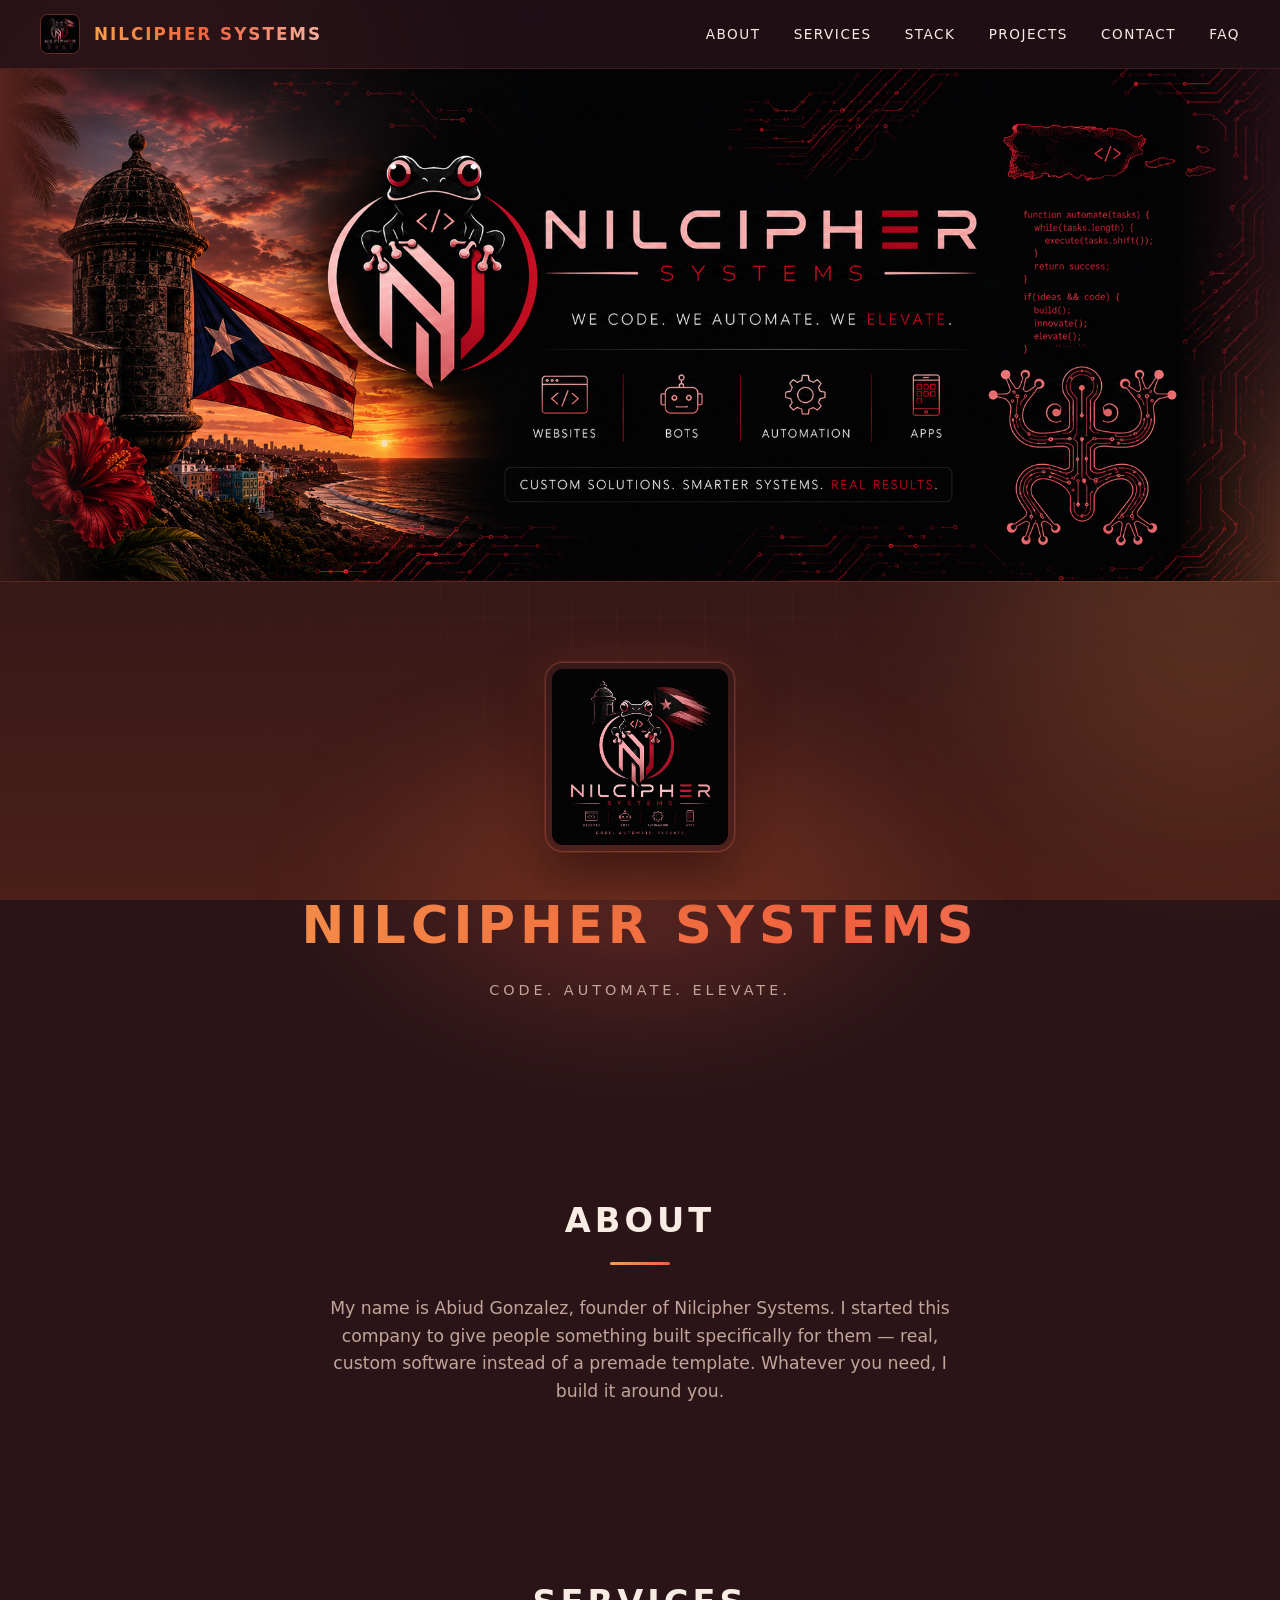
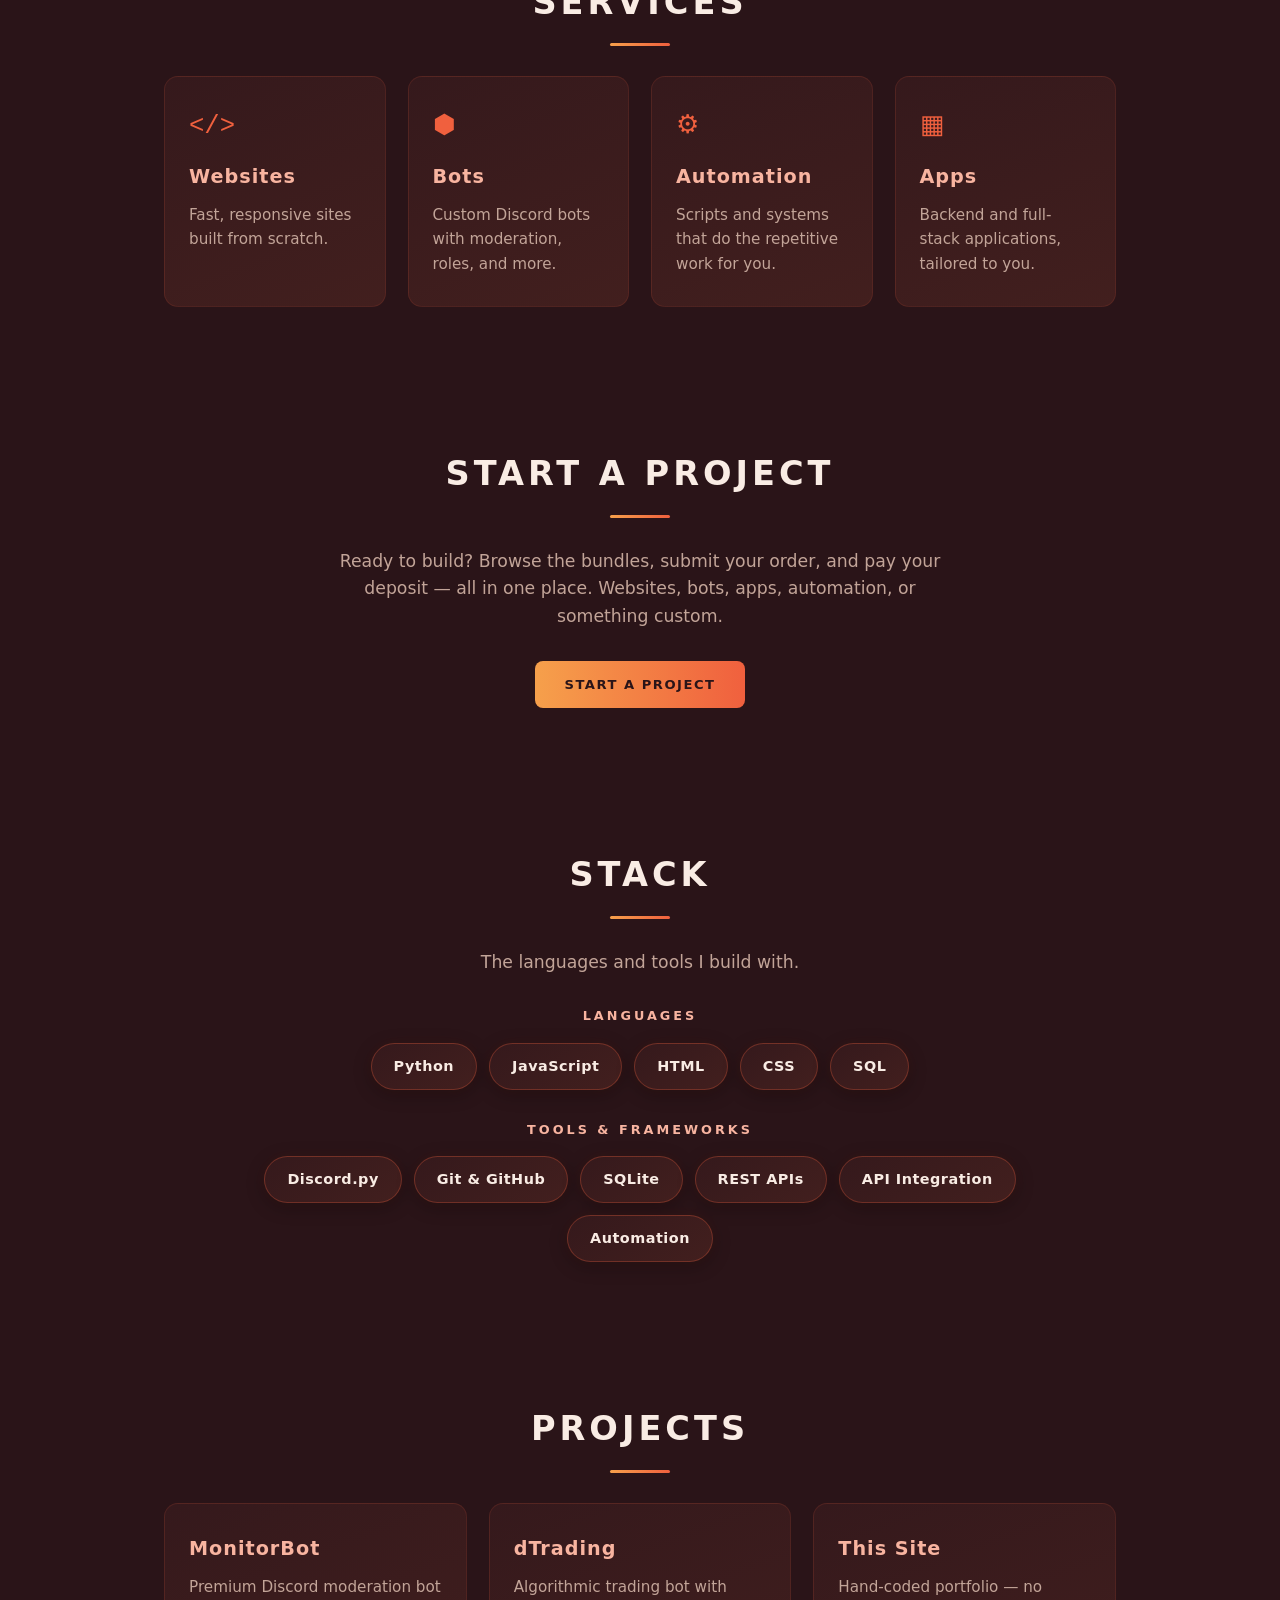
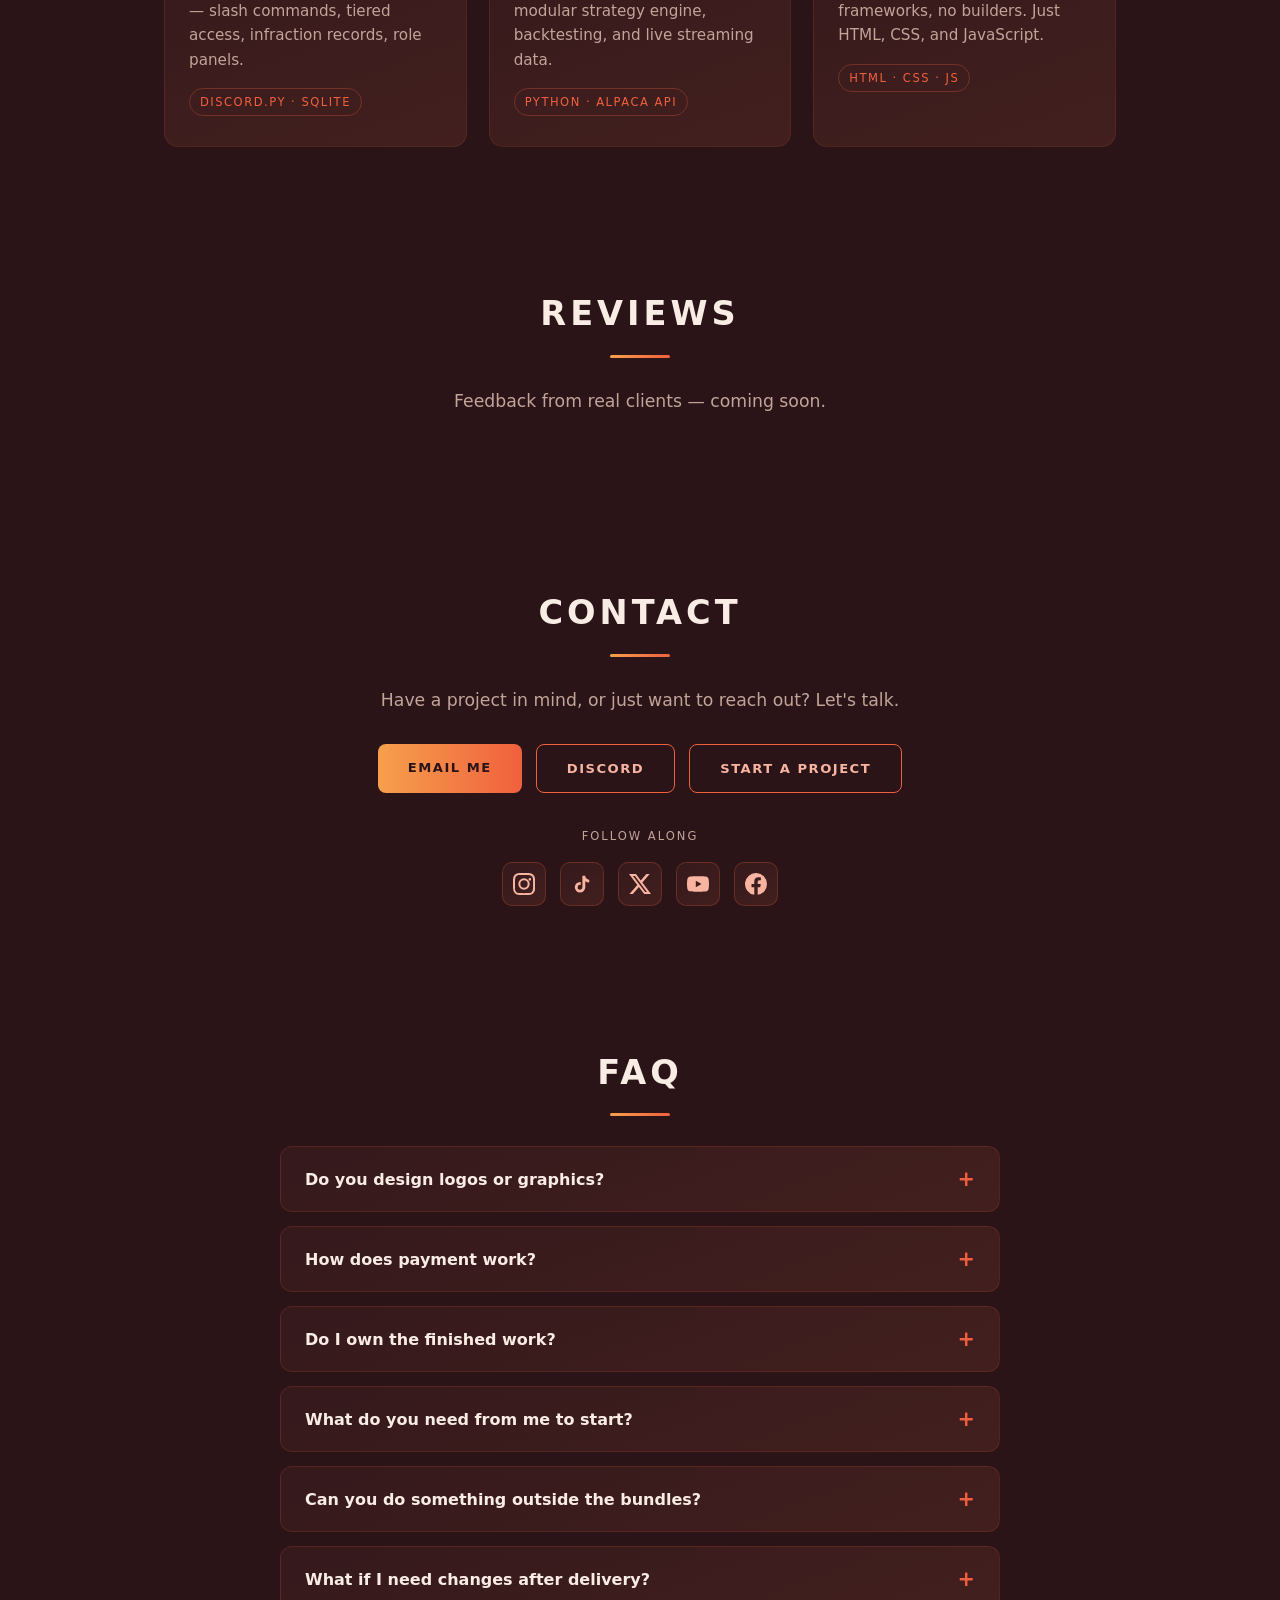
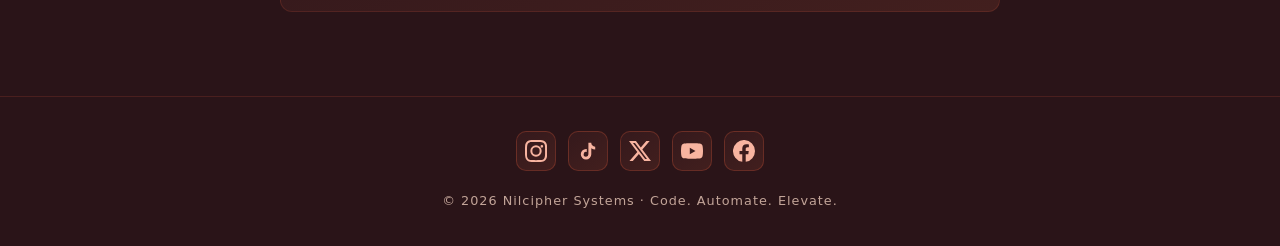
<file: index.html>
<!DOCTYPE html>
<html lang="en">
<head>
  <meta charset="UTF-8">
  <meta name="viewport" content="width=device-width, initial-scale=1.0">
  <title>Nilcipher Systems</title>
  <link rel="stylesheet" href="style.css">
  <link rel="icon" type="image/png" href="assets/logo.png">
</head>
<body>

  <!-- ambient background layers -->
  <div class="bg-grid"></div>
  <div class="orb orb-1"></div>
  <div class="orb orb-2"></div>

  <!-- ===== NAV ===== -->
  <nav class="nav">
    <div class="nav-brand">
      <img src="assets/logo.png" alt="Nilcipher" class="nav-logo">
      <span class="nav-name">Nilcipher Systems</span>
    </div>
    <div class="nav-links">
      <a href="#about">About</a>
      <a href="#services">Services</a>
      <a href="#stack">Stack</a>
      <a href="#projects">Projects</a>
      <a href="#contact">Contact</a>
      <a href="#faq">FAQ</a>
    </div>
  </nav>

  <!-- ===== BANNER AT TOP ===== -->
  <div class="banner-band reveal">
    <img src="assets/banner.png" alt="Nilcipher Systems — We Code. We Automate. We Elevate.">
  </div>

  <!-- ===== HERO ===== -->
  <header class="hero">
    <div class="hero-glow"></div>
    <div class="hero-inner">
      <img src="assets/logo.png" alt="Nilcipher Systems" class="hero-logo">
      <h1>Nilcipher Systems</h1>
      <p class="tagline">Code. Automate. Elevate.</p>
    </div>
  </header>

  <!-- ===== ABOUT ===== -->
  <section id="about" class="section reveal">
    <h2>About</h2>
    <div class="about-text">
      <p>
        My name is Abiud Gonzalez, founder of Nilcipher Systems. I started this
        company to give people something built specifically for them — real,
        custom software instead of a premade template. Whatever you need, I build
        it around you.
      </p>
    </div>
  </section>

  <!-- ===== SERVICES ===== -->
  <section id="services" class="section reveal">
    <h2>Services</h2>
    <div class="grid">
      <div class="card">
        <div class="card-icon">&lt;/&gt;</div>
        <h3>Websites</h3>
        <p>Fast, responsive sites built from scratch.</p>
      </div>
      <div class="card">
        <div class="card-icon">⬢</div>
        <h3>Bots</h3>
        <p>Custom Discord bots with moderation, roles, and more.</p>
      </div>
      <div class="card">
        <div class="card-icon">⚙</div>
        <h3>Automation</h3>
        <p>Scripts and systems that do the repetitive work for you.</p>
      </div>
      <div class="card">
        <div class="card-icon">▦</div>
        <h3>Apps</h3>
        <p>Backend and full-stack applications, tailored to you.</p>
      </div>
    </div>
  </section>

  <!-- ===== START A PROJECT (dedicated, under services) ===== -->
  <section id="start" class="section reveal">
    <h2>Start a Project</h2>
    <p class="about-text">
      Ready to build? Browse the bundles, submit your order, and pay your deposit —
      all in one place. Websites, bots, apps, automation, or something custom.
    </p>
    <a href="start.html" class="btn">Start a Project</a>
  </section>

  <!-- ===== STACK ===== -->
  <section id="stack" class="section reveal">
    <h2>Stack</h2>
    <p class="about-text">The languages and tools I build with.</p>

    <h3 class="stack-label">Languages</h3>
    <div class="chip-row">
      <span class="chip">Python</span>
      <span class="chip">JavaScript</span>
      <span class="chip">HTML</span>
      <span class="chip">CSS</span>
      <span class="chip">SQL</span>
    </div>

    <h3 class="stack-label">Tools &amp; Frameworks</h3>
    <div class="chip-row">
      <span class="chip">Discord.py</span>
      <span class="chip">Git &amp; GitHub</span>
      <span class="chip">SQLite</span>
      <span class="chip">REST APIs</span>
      <span class="chip">API Integration</span>
      <span class="chip">Automation</span>
    </div>
  </section>

  <!-- ===== PROJECTS ===== -->
  <section id="projects" class="section reveal">
    <h2>Projects</h2>
    <div class="grid">
      <div class="card project-card">
        <h3>MonitorBot</h3>
        <p>Premium Discord moderation bot — slash commands, tiered access,
           infraction records, role panels.</p>
        <span class="tag">discord.py · SQLite</span>
      </div>
      <div class="card project-card">
        <h3>dTrading</h3>
        <p>Algorithmic trading bot with modular strategy engine, backtesting,
           and live streaming data.</p>
        <span class="tag">Python · Alpaca API</span>
      </div>
      <div class="card project-card">
        <h3>This Site</h3>
        <p>Hand-coded portfolio — no frameworks, no builders. Just HTML, CSS,
           and JavaScript.</p>
        <span class="tag">HTML · CSS · JS</span>
      </div>
    </div>
  </section>

  <!-- ===== REVIEWS ===== -->
  <section id="reviews" class="section reveal">
    <h2>Reviews</h2>
    <p class="about-text">Feedback from real clients — coming soon.</p>
  </section>

  <!-- ===== CONTACT ===== -->
  <section id="contact" class="section reveal">
    <h2>Contact</h2>
    <p class="about-text">Have a project in mind, or just want to reach out? Let's talk.</p>
    <div class="contact-block">
      <div class="contact-buttons">
        <a href="https://mail.google.com/mail/?view=cm&fs=1&to=nilcipher.dev@gmail.com" target="_blank" class="btn">Email Me</a>
        <a href="https://discord.gg/5Mp6TrUCq" target="_blank" class="btn btn-outline">Discord</a>
        <a href="start.html" class="btn btn-outline">Start a Project</a>
      </div>
      <div class="contact-divider">Follow along</div>
      <div class="socials">
        <a href="https://www.instagram.com/nilcipher.dev/" target="_blank" class="social-icon" aria-label="Instagram">
          <svg viewBox="0 0 24 24"><path d="M12 2.2c3.2 0 3.6 0 4.9.1 1.2.1 1.8.3 2.2.4.6.2 1 .5 1.4.9.4.4.7.8.9 1.4.2.4.4 1 .4 2.2.1 1.3.1 1.7.1 4.9s0 3.6-.1 4.9c-.1 1.2-.3 1.8-.4 2.2-.2.6-.5 1-.9 1.4-.4.4-.8.7-1.4.9-.4.2-1 .4-2.2.4-1.3.1-1.7.1-4.9.1s-3.6 0-4.9-.1c-1.2-.1-1.8-.3-2.2-.4-.6-.2-1-.5-1.4-.9-.4-.4-.7-.8-.9-1.4-.2-.4-.4-1-.4-2.2C2.2 15.6 2.2 15.2 2.2 12s0-3.6.1-4.9c.1-1.2.3-1.8.4-2.2.2-.6.5-1 .9-1.4.4-.4.8-.7 1.4-.9.4-.2 1-.4 2.2-.4C8.4 2.2 8.8 2.2 12 2.2m0-2.2C8.7 0 8.3 0 7 .1 5.7.1 4.8.3 4.1.6c-.8.3-1.4.7-2.1 1.4C1.3 2.7.9 3.3.6 4.1.3 4.8.1 5.7.1 7 0 8.3 0 8.7 0 12s0 3.7.1 5c.1 1.3.3 2.2.6 2.9.3.8.7 1.4 1.4 2.1.7.7 1.3 1.1 2.1 1.4.7.3 1.6.5 2.9.6 1.3.1 1.7.1 5 .1s3.7 0 5-.1c1.3-.1 2.2-.3 2.9-.6.8-.3 1.4-.7 2.1-1.4.7-.7 1.1-1.3 1.4-2.1.3-.7.5-1.6.6-2.9.1-1.3.1-1.7.1-5s0-3.7-.1-5c-.1-1.3-.3-2.2-.6-2.9-.3-.8-.7-1.4-1.4-2.1C21.3 1.3 20.7.9 19.9.6 19.2.3 18.3.1 17 .1 15.7 0 15.3 0 12 0z M12 5.8A6.2 6.2 0 1 0 18.2 12 6.2 6.2 0 0 0 12 5.8zm0 10.2A4 4 0 1 1 16 12a4 4 0 0 1-4 4zm6.4-10.5a1.44 1.44 0 1 0 1.44 1.44 1.44 1.44 0 0 0-1.44-1.44z"/></svg>
        </a>
        <a href="https://www.tiktok.com/@nilciphersystems" target="_blank" class="social-icon" aria-label="TikTok">
          <svg viewBox="0 0 24 24"><path d="M16.6 5.82a4.28 4.28 0 0 1-1.05-2.82h-3.11v12.63a2.58 2.58 0 0 1-2.58 2.51 2.58 2.58 0 1 1 .77-5.04V9.9a5.7 5.7 0 0 0-.77-.05 5.72 5.72 0 1 0 5.72 5.72V9.01a7.35 7.35 0 0 0 4.29 1.37V7.27a4.28 4.28 0 0 1-3.27-1.45z"/></svg>
        </a>
        <a href="https://x.com/Nilciphersystem" target="_blank" class="social-icon" aria-label="X">
          <svg viewBox="0 0 24 24"><path d="M18.9 1.15h3.68l-8.04 9.19L24 22.85h-7.41l-5.8-7.58-6.64 7.58H.46l8.6-9.83L0 1.15h7.6l5.24 6.93 6.06-6.93zm-1.29 19.5h2.04L6.48 3.24H4.29l13.32 17.41z"/></svg>
        </a>
        <a href="https://www.youtube.com/@NilcipherSystems" target="_blank" class="social-icon" aria-label="YouTube">
          <svg viewBox="0 0 24 24"><path d="M23.5 6.2a3 3 0 0 0-2.1-2.1C19.5 3.6 12 3.6 12 3.6s-7.5 0-9.4.5A3 3 0 0 0 .5 6.2 31.3 31.3 0 0 0 0 12a31.3 31.3 0 0 0 .5 5.8 3 3 0 0 0 2.1 2.1c1.9.5 9.4.5 9.4.5s7.5 0 9.4-.5a3 3 0 0 0 2.1-2.1A31.3 31.3 0 0 0 24 12a31.3 31.3 0 0 0-.5-5.8zM9.6 15.6V8.4l6.2 3.6z"/></svg>
        </a>
        
        <a href="https://www.facebook.com/profile.php?id=61591671067745&sk=directory_intro" target="_blank" class="social-icon" aria-label="Facebook">
          <svg viewBox="0 0 24 24"><path d="M24 12a12 12 0 1 0-13.88 11.85v-8.38H7.08V12h3.04V9.36c0-3 1.79-4.67 4.53-4.67 1.31 0 2.68.24 2.68.24v2.95h-1.51c-1.49 0-1.95.92-1.95 1.87V12h3.32l-.53 3.47h-2.79v8.38A12 12 0 0 0 24 12z"/></svg>
        </a>
      </div>
    </div>
  </section>

  <!-- ===== FAQ ===== -->
  <section id="faq" class="section reveal">
    <h2>FAQ</h2>
    <div class="faq-list">
      <div class="faq-item">
        <button class="faq-q" onclick="toggleFaq(this)">Do you design logos or graphics?<span class="icon">+</span></button>
        <div class="faq-a">No — I focus on building. Please have your logo, images, and any visual assets ready. I bring the code; you bring the branding.</div>
      </div>
      <div class="faq-item">
        <button class="faq-q" onclick="toggleFaq(this)">How does payment work?<span class="icon">+</span></button>
        <div class="faq-a">A 25% deposit gets your project started. The remaining 75% is due on completion, before final delivery. I accept PayPal and CashApp.</div>
      </div>
      <div class="faq-item">
        <button class="faq-q" onclick="toggleFaq(this)">Do I own the finished work?<span class="icon">+</span></button>
        <div class="faq-a">Yes, completely. You receive the full source code and own everything I build for you — no subscriptions, no lock-in.</div>
      </div>
      <div class="faq-item">
        <button class="faq-q" onclick="toggleFaq(this)">What do you need from me to start?<span class="icon">+</span></button>
        <div class="faq-a">Your project details, plus any assets (logo, images, text, existing code). The more you share up front, the faster and smoother the build.</div>
      </div>
      <div class="faq-item">
        <button class="faq-q" onclick="toggleFaq(this)">Can you do something outside the bundles?<span class="icon">+</span></button>
        <div class="faq-a">Absolutely. Choose "Custom Order" on the Start a Project page or DM me on Discord, and we'll scope it out and set a fair quote.</div>
      </div>
      <div class="faq-item">
        <button class="faq-q" onclick="toggleFaq(this)">What if I need changes after delivery?<span class="icon">+</span></button>
        <div class="faq-a">Just reach out. Revisions are included during the project, and I offer ongoing support for tweaks and updates down the line. I don't disappear after delivery.</div>
      </div>
    </div>
  </section>

  <!-- ===== FOOTER ===== -->
  <footer class="footer">
    <div class="footer-socials">
      <a href="https://www.instagram.com/nilcipher.dev/" target="_blank" class="social-icon" aria-label="Instagram">
        <svg viewBox="0 0 24 24"><path d="M12 2.2c3.2 0 3.6 0 4.9.1 1.2.1 1.8.3 2.2.4.6.2 1 .5 1.4.9.4.4.7.8.9 1.4.2.4.4 1 .4 2.2.1 1.3.1 1.7.1 4.9s0 3.6-.1 4.9c-.1 1.2-.3 1.8-.4 2.2-.2.6-.5 1-.9 1.4-.4.4-.8.7-1.4.9-.4.2-1 .4-2.2.4-1.3.1-1.7.1-4.9.1s-3.6 0-4.9-.1c-1.2-.1-1.8-.3-2.2-.4-.6-.2-1-.5-1.4-.9-.4-.4-.7-.8-.9-1.4-.2-.4-.4-1-.4-2.2C2.2 15.6 2.2 15.2 2.2 12s0-3.6.1-4.9c.1-1.2.3-1.8.4-2.2.2-.6.5-1 .9-1.4.4-.4.8-.7 1.4-.9.4-.2 1-.4 2.2-.4C8.4 2.2 8.8 2.2 12 2.2m0-2.2C8.7 0 8.3 0 7 .1 5.7.1 4.8.3 4.1.6c-.8.3-1.4.7-2.1 1.4C1.3 2.7.9 3.3.6 4.1.3 4.8.1 5.7.1 7 0 8.3 0 8.7 0 12s0 3.7.1 5c.1 1.3.3 2.2.6 2.9.3.8.7 1.4 1.4 2.1.7.7 1.3 1.1 2.1 1.4.7.3 1.6.5 2.9.6 1.3.1 1.7.1 5 .1s3.7 0 5-.1c1.3-.1 2.2-.3 2.9-.6.8-.3 1.4-.7 2.1-1.4.7-.7 1.1-1.3 1.4-2.1.3-.7.5-1.6.6-2.9.1-1.3.1-1.7.1-5s0-3.7-.1-5c-.1-1.3-.3-2.2-.6-2.9-.3-.8-.7-1.4-1.4-2.1C21.3 1.3 20.7.9 19.9.6 19.2.3 18.3.1 17 .1 15.7 0 15.3 0 12 0z M12 5.8A6.2 6.2 0 1 0 18.2 12 6.2 6.2 0 0 0 12 5.8zm0 10.2A4 4 0 1 1 16 12a4 4 0 0 1-4 4zm6.4-10.5a1.44 1.44 0 1 0 1.44 1.44 1.44 1.44 0 0 0-1.44-1.44z"/></svg>
      </a>
      <a href="https://www.tiktok.com/@nilciphersystems" target="_blank" class="social-icon" aria-label="TikTok">
        <svg viewBox="0 0 24 24"><path d="M16.6 5.82a4.28 4.28 0 0 1-1.05-2.82h-3.11v12.63a2.58 2.58 0 0 1-2.58 2.51 2.58 2.58 0 1 1 .77-5.04V9.9a5.7 5.7 0 0 0-.77-.05 5.72 5.72 0 1 0 5.72 5.72V9.01a7.35 7.35 0 0 0 4.29 1.37V7.27a4.28 4.28 0 0 1-3.27-1.45z"/></svg>
      </a>
      <a href="https://x.com/Nilciphersystem" target="_blank" class="social-icon" aria-label="X">
        <svg viewBox="0 0 24 24"><path d="M18.9 1.15h3.68l-8.04 9.19L24 22.85h-7.41l-5.8-7.58-6.64 7.58H.46l8.6-9.83L0 1.15h7.6l5.24 6.93 6.06-6.93zm-1.29 19.5h2.04L6.48 3.24H4.29l13.32 17.41z"/></svg>
      </a>
      <a href="https://www.youtube.com/@NilcipherSystems" target="_blank" class="social-icon" aria-label="YouTube">
        <svg viewBox="0 0 24 24"><path d="M23.5 6.2a3 3 0 0 0-2.1-2.1C19.5 3.6 12 3.6 12 3.6s-7.5 0-9.4.5A3 3 0 0 0 .5 6.2 31.3 31.3 0 0 0 0 12a31.3 31.3 0 0 0 .5 5.8 3 3 0 0 0 2.1 2.1c1.9.5 9.4.5 9.4.5s7.5 0 9.4-.5a3 3 0 0 0 2.1-2.1A31.3 31.3 0 0 0 24 12a31.3 31.3 0 0 0-.5-5.8zM9.6 15.6V8.4l6.2 3.6z"/></svg>
      </a>
      <a href="https://www.facebook.com/profile.php?id=61591671067745&sk=directory_intro" target="_blank" class="social-icon" aria-label="Facebook">
        <svg viewBox="0 0 24 24"><path d="M24 12a12 12 0 1 0-13.88 11.85v-8.38H7.08V12h3.04V9.36c0-3 1.79-4.67 4.53-4.67 1.31 0 2.68.24 2.68.24v2.95h-1.51c-1.49 0-1.95.92-1.95 1.87V12h3.32l-.53 3.47h-2.79v8.38A12 12 0 0 0 24 12z"/></svg>
      </a>
    </div>
    <p>© 2026 Nilcipher Systems · Code. Automate. Elevate.</p>
  </footer>

  <script src="script.js"></script>
  <script>
    function toggleFaq(btn) {
      btn.parentElement.classList.toggle('open');
    }
  </script>
</body>
</html>
</file>
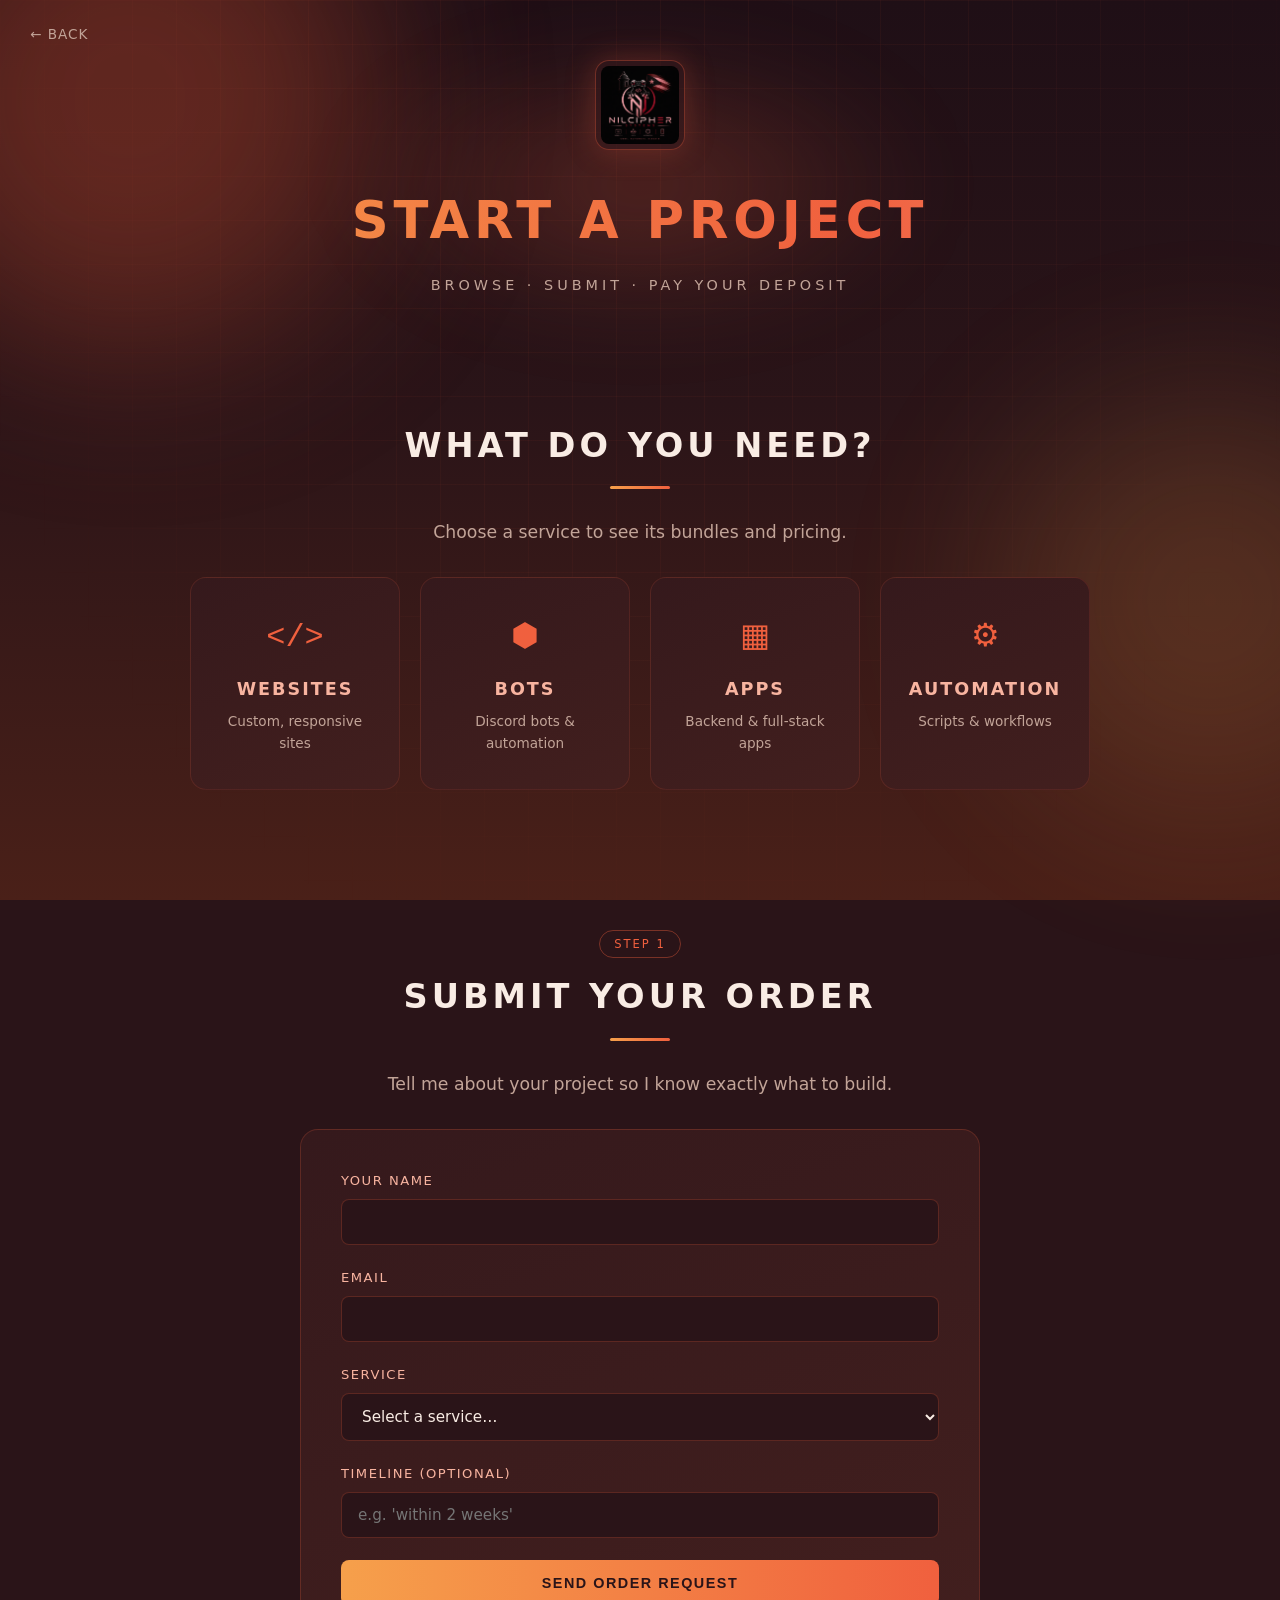
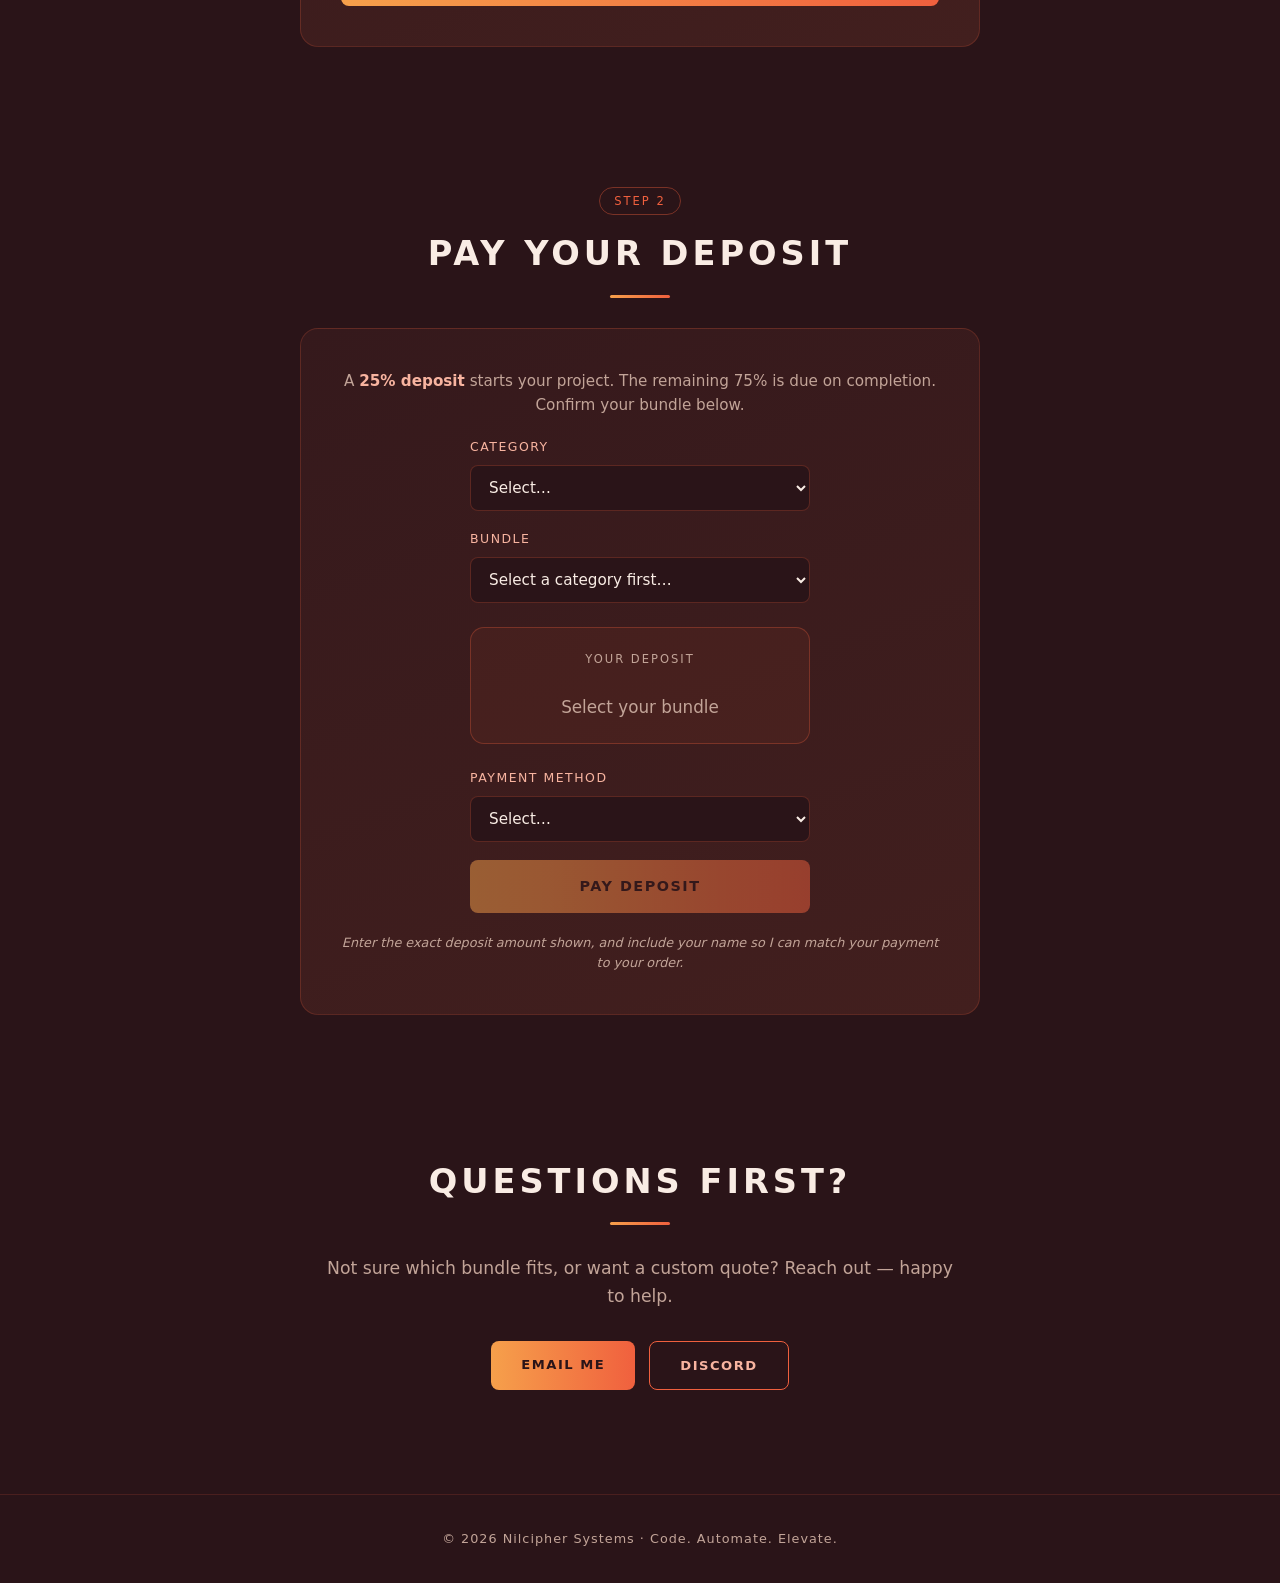
<file: start.html>
<!DOCTYPE html>
<html lang="en">
<head>
  <meta charset="UTF-8">
  <meta name="viewport" content="width=device-width, initial-scale=1.0">
  <title>Start a Project — Nilcipher Systems</title>
  <link rel="stylesheet" href="style.css">
  <link rel="icon" type="image/png" href="assets/logo.png">
  <style>
    .start-hero { text-align: center; padding: 60px 20px 20px; position: relative; }
    .start-hero .hero-glow {
      position: absolute; top: 10%; left: 50%; transform: translateX(-50%);
      width: 600px; height: 300px;
      background: radial-gradient(ellipse, rgba(240, 96, 62, 0.24), transparent 70%);
      filter: blur(40px); z-index: 0;
    }
    .start-hero-inner { position: relative; z-index: 1; }
    .start-logo {
      width: 90px; border-radius: 14px; border: 1px solid rgba(240, 96, 62, 0.35);
      padding: 5px; background: rgba(53, 25, 28, 0.5);
      box-shadow: 0 0 30px rgba(240, 96, 62, 0.25); margin-bottom: 22px;
    }
    .back-link {
      position: absolute; top: 24px; left: 30px; color: var(--muted);
      text-decoration: none; font-size: 0.85rem; letter-spacing: 1px;
      text-transform: uppercase; z-index: 10; transition: color 0.2s;
    }
    .back-link:hover { color: var(--pink); }
    .step-eyebrow {
      display: inline-block; font-size: 0.72rem; letter-spacing: 2px; text-transform: uppercase;
      color: var(--red); border: 1px solid rgba(240,96,62,0.4); border-radius: 20px;
      padding: 4px 14px; margin-bottom: 12px;
    }
    .category-grid {
      display: grid; grid-template-columns: repeat(auto-fit, minmax(200px, 1fr));
      gap: 20px; max-width: 900px; margin: 10px auto 0;
    }
    .cat-btn {
      background: linear-gradient(160deg, var(--surface), var(--surface-2));
      border: 1px solid rgba(240, 96, 62, 0.15); border-radius: 16px;
      padding: 34px 22px; cursor: pointer; text-align: center;
      transition: transform 0.2s, border-color 0.25s, box-shadow 0.25s;
    }
    .cat-btn:hover, .cat-btn.active {
      transform: translateY(-4px); border-color: rgba(240, 96, 62, 0.5);
      box-shadow: 0 12px 34px rgba(0,0,0,0.4), 0 0 26px rgba(240, 96, 62, 0.14);
    }
    .cat-btn.active { border-color: var(--red); }
    .cat-icon { font-size: 2rem; color: var(--red); margin-bottom: 12px; font-family: 'Consolas', monospace; }
    .cat-btn h3 { color: var(--pink); letter-spacing: 2px; text-transform: uppercase; font-size: 1.1rem; }
    .cat-btn p { color: var(--muted); font-size: 0.85rem; margin-top: 8px; }
    .bundles { display: none; margin-top: 20px; }
    .bundles.show { display: block; animation: fadeUp 0.5s ease; }
    @keyframes fadeUp { from { opacity: 0; transform: translateY(20px); } to { opacity: 1; transform: translateY(0); } }
    .bundle-grid {
      display: grid; grid-template-columns: repeat(auto-fit, minmax(240px, 1fr));
      gap: 22px; max-width: 950px; margin: 0 auto;
    }
    .bundle {
      position: relative;
      background: linear-gradient(160deg, var(--surface), var(--surface-2));
      border: 1px solid rgba(240, 96, 62, 0.15); border-radius: 16px;
      padding: 28px 24px; text-align: left;
      transition: transform 0.2s, border-color 0.25s, box-shadow 0.25s;
    }
    .bundle:hover {
      transform: translateY(-4px); border-color: rgba(240, 96, 62, 0.4);
      box-shadow: 0 14px 36px rgba(0,0,0,0.4), 0 0 26px rgba(240, 96, 62, 0.12);
    }
    /* Featured (top-tier) bundle — the one we want to draw the eye */
    .bundle.featured {
      border-color: var(--red);
      box-shadow: 0 0 0 1px rgba(240,96,62,0.35), 0 16px 40px rgba(0,0,0,0.45), 0 0 34px rgba(240, 96, 62, 0.2);
    }
    .bundle.featured:hover {
      transform: translateY(-6px);
      box-shadow: 0 0 0 1px var(--red), 0 20px 48px rgba(0,0,0,0.5), 0 0 44px rgba(240, 96, 62, 0.32);
    }
    .bundle-badge {
      position: absolute; top: -12px; right: 18px;
      background: linear-gradient(90deg, var(--amber), var(--red));
      color: #2a1418; font-size: 0.66rem; font-weight: 800;
      letter-spacing: 1.5px; text-transform: uppercase;
      padding: 5px 12px; border-radius: 20px;
      box-shadow: 0 6px 16px rgba(240, 96, 62, 0.4);
    }
    .bundle-name { color: var(--pink); font-weight: 700; letter-spacing: 2px; text-transform: uppercase; font-size: 1rem; }
    .bundle-price { font-size: 2.2rem; font-weight: 800; margin: 8px 0 2px; color: var(--text); }
    .bundle-deposit { font-size: 0.78rem; color: var(--red); margin-bottom: 14px; letter-spacing: 1px; }
    .bundle ul { list-style: none; }
    .bundle li { font-size: 0.88rem; color: var(--muted); padding: 5px 0; border-bottom: 1px solid rgba(240,96,62,0.1); }
    .bundle li::before { content: "✓"; color: var(--red); font-weight: 700; margin-right: 8px; }

    .form-wrap, .pay-wrap {
      max-width: 680px; margin: 0 auto;
      background: linear-gradient(160deg, var(--surface), var(--surface-2));
      border: 1px solid rgba(240, 96, 62, 0.2); border-radius: 18px; padding: 40px; text-align: left;
    }
    .form-group { margin-bottom: 22px; }
    .form-group label {
      display: block; margin-bottom: 8px; font-size: 0.82rem;
      letter-spacing: 1.5px; text-transform: uppercase; color: var(--pink);
    }
    .form-group input, .form-group textarea, .form-group select {
      width: 100%; background: var(--bg); border: 1px solid rgba(240, 96, 62, 0.25);
      border-radius: 8px; padding: 13px 16px; color: var(--text);
      font-family: inherit; font-size: 0.95rem; transition: border-color 0.2s, box-shadow 0.2s;
    }
    .form-group input:focus, .form-group textarea:focus, .form-group select:focus {
      outline: none; border-color: var(--red); box-shadow: 0 0 0 3px rgba(240, 96, 62, 0.15);
    }
    .form-group textarea { resize: vertical; min-height: 110px; }
    .form-note { font-size: 0.8rem; color: var(--muted); margin-top: 6px; }
    .req-block { display: none; }
    .req-block.show { display: block; }
    .custom-note {
      display: none; background: rgba(240,96,62,0.08); border: 1px solid rgba(240,96,62,0.3);
      border-radius: 10px; padding: 16px; margin-bottom: 22px; font-size: 0.9rem; color: var(--text);
    }
    .custom-note.show { display: block; }
    .custom-note a { color: var(--pink); font-weight: 600; text-decoration: none; }
    .submit-btn {
      width: 100%; background: linear-gradient(90deg, var(--amber), var(--red));
      color: #2a1418; font-weight: 700; border: none; padding: 15px; border-radius: 8px;
      letter-spacing: 1.5px; text-transform: uppercase; font-size: 0.9rem; cursor: pointer;
      transition: transform 0.18s, box-shadow 0.18s;
    }
    .submit-btn:hover { transform: translateY(-2px); box-shadow: 0 10px 30px rgba(240, 96, 62, 0.4); }
    .submit-btn:disabled { opacity: 0.6; cursor: default; transform: none; box-shadow: none; }

    /* form status message */
    .form-status {
      display: none; margin-top: 18px; padding: 16px; border-radius: 10px;
      font-size: 0.92rem; text-align: center;
    }
    .form-status.show { display: block; }
    .form-status.success { background: rgba(80, 200, 120, 0.12); border: 1px solid rgba(80,200,120,0.4); color: #9fe6b8; }
    .form-status.error { background: rgba(240, 96, 62, 0.12); border: 1px solid rgba(240,96,62,0.4); color: var(--pink); }

    .pay-wrap { text-align: center; }
    .pay-intro { color: var(--muted); font-size: 0.95rem; margin-bottom: 20px; }
    .pay-select-group { max-width: 340px; margin: 0 auto 18px; text-align: left; }
    .pay-select-group label {
      display: block; margin-bottom: 8px; font-size: 0.78rem;
      letter-spacing: 1.5px; text-transform: uppercase; color: var(--pink);
    }
    .pay-select-group select {
      width: 100%; background: var(--bg); border: 1px solid rgba(240, 96, 62, 0.25);
      border-radius: 8px; padding: 12px 14px; color: var(--text); font-family: inherit; font-size: 0.95rem;
    }
    .pay-select-group select:focus { outline: none; border-color: var(--red); }
    .deposit-display {
      margin: 24px auto; padding: 22px; max-width: 340px;
      border: 1px solid rgba(240,96,62,0.3); border-radius: 14px;
      background: rgba(240,96,62,0.06);
    }
    .deposit-display .label { font-size: 0.72rem; letter-spacing: 2px; text-transform: uppercase; color: var(--muted); }
    .deposit-display .picked { font-size: 0.85rem; color: var(--pink); margin-top: 4px; min-height: 1.1em; }
    .deposit-display .amount { font-size: 2.6rem; font-weight: 800; color: var(--pink); margin-top: 6px; }
    .deposit-display .amount.empty { font-size: 1.05rem; color: var(--muted); font-weight: 500; }
    .pay-now-btn {
      display: inline-block; width: 100%; max-width: 340px; text-align: center; text-decoration: none;
      background: linear-gradient(90deg, var(--amber), var(--red)); color: #2a1418;
      padding: 15px; border-radius: 8px; font-weight: 700; font-size: 0.9rem;
      letter-spacing: 1.5px; text-transform: uppercase; transition: transform 0.18s, box-shadow 0.18s;
      opacity: 0.5; pointer-events: none;
    }
    .pay-now-btn.ready { opacity: 1; pointer-events: auto; }
    .pay-now-btn.ready:hover { transform: translateY(-2px); box-shadow: 0 10px 30px rgba(240, 96, 62, 0.4); }
    .pay-reminder { font-size: 0.8rem; color: var(--muted); margin-top: 20px; font-style: italic; }

    .action-card {
      max-width: 680px; margin: 0 auto;
      background: linear-gradient(160deg, var(--surface), var(--surface-2));
      border: 1px solid rgba(240, 96, 62, 0.15); border-radius: 16px; padding: 30px 26px; text-align: center;
    }
    .action-card h3 { color: var(--pink); letter-spacing: 1px; margin-bottom: 10px; }
    .action-card p { color: var(--muted); font-size: 0.9rem; margin-bottom: 20px; }
    .discord-btn {
      display: inline-block; background: #5865F2; color: #fff; text-decoration: none;
      padding: 13px 28px; border-radius: 8px; font-weight: 700; letter-spacing: 1px;
      text-transform: uppercase; font-size: 0.82rem; transition: transform 0.18s, box-shadow 0.18s;
    }
    .discord-btn:hover { transform: translateY(-2px); box-shadow: 0 8px 24px rgba(88, 101, 242, 0.4); }
  </style>
</head>
<body>

  <div class="bg-grid"></div>
  <div class="orb orb-1"></div>
  <div class="orb orb-2"></div>

  <a href="index.html" class="back-link">← Back</a>

  <header class="start-hero">
    <div class="hero-glow"></div>
    <div class="start-hero-inner">
      <img src="assets/logo.png" alt="Nilcipher Systems" class="start-logo">
      <h1>Start a Project</h1>
      <p class="tagline">Browse · Submit · Pay your deposit</p>
    </div>
  </header>

  <!-- BROWSE -->
  <section class="section reveal">
    <h2>What do you need?</h2>
    <p class="about-text">Choose a service to see its bundles and pricing.</p>
    <div class="category-grid">
      <div class="cat-btn" onclick="showCategory('websites', this)">
        <div class="cat-icon">&lt;/&gt;</div><h3>Websites</h3><p>Custom, responsive sites</p>
      </div>
      <div class="cat-btn" onclick="showCategory('bots', this)">
        <div class="cat-icon">⬢</div><h3>Bots</h3><p>Discord bots &amp; automation</p>
      </div>
      <div class="cat-btn" onclick="showCategory('apps', this)">
        <div class="cat-icon">▦</div><h3>Apps</h3><p>Backend &amp; full-stack apps</p>
      </div>
      <div class="cat-btn" onclick="showCategory('automation', this)">
        <div class="cat-icon">⚙</div><h3>Automation</h3><p>Scripts &amp; workflows</p>
      </div>
    </div>
  </section>

  <!-- BUNDLES -->
  <section class="section bundles" id="bundles-websites">
    <h2>Website Bundles</h2>
    <div class="bundle-grid">
      <div class="bundle"><div class="bundle-name">Starter</div><div class="bundle-price">$120</div><div class="bundle-deposit">Deposit: $30</div><ul><li>1-page site</li><li>Fully responsive</li><li>Contact form</li><li>You own the code</li></ul></div>
      <div class="bundle"><div class="bundle-name">Business</div><div class="bundle-price">$225</div><div class="bundle-deposit">Deposit: $56.25</div><ul><li>Up to 4 pages</li><li>Custom design</li><li>Light SEO</li><li>Opt-in form</li></ul></div>
      <div class="bundle featured"><div class="bundle-badge">Best value</div><div class="bundle-name">Advanced</div><div class="bundle-price">$400</div><div class="bundle-deposit">Deposit: $100</div><ul><li>6+ pages</li><li>Custom animations</li><li>Speed + SEO</li><li>The full package</li></ul></div>
    </div>
  </section>

  <section class="section bundles" id="bundles-bots">
    <h2>Bot Bundles</h2>
    <div class="bundle-grid">
      <div class="bundle"><div class="bundle-name">Starter</div><div class="bundle-price">$90</div><div class="bundle-deposit">Deposit: $22.50</div><ul><li>Basic Discord bot</li><li>A few core commands</li><li>One main feature</li><li>Setup included</li></ul></div>
      <div class="bundle"><div class="bundle-name">Standard</div><div class="bundle-price">$175</div><div class="bundle-deposit">Deposit: $43.75</div><ul><li>Moderation + roles</li><li>Database-backed</li><li>Multiple features</li><li>Slash commands</li></ul></div>
      <div class="bundle featured"><div class="bundle-badge">Best value</div><div class="bundle-name">Premium</div><div class="bundle-price">$350</div><div class="bundle-deposit">Deposit: $87.50</div><ul><li>Full custom bot</li><li>Tiered access control</li><li>Dashboard / panels</li><li>Ongoing structure</li></ul></div>
    </div>
  </section>

  <section class="section bundles" id="bundles-apps">
    <h2>App Bundles</h2>
    <div class="bundle-grid">
      <div class="bundle"><div class="bundle-name">Starter</div><div class="bundle-price">$130</div><div class="bundle-deposit">Deposit: $32.50</div><ul><li>Simple app or script</li><li>Single core function</li><li>Clean, documented code</li><li>You own it</li></ul></div>
      <div class="bundle"><div class="bundle-name">Standard</div><div class="bundle-price">$275</div><div class="bundle-deposit">Deposit: $68.75</div><ul><li>Multi-feature app</li><li>Database integration</li><li>API connections</li><li>Testing included</li></ul></div>
      <div class="bundle featured"><div class="bundle-badge">Best value</div><div class="bundle-name">Premium</div><div class="bundle-price">$500</div><div class="bundle-deposit">Deposit: $125</div><ul><li>Full-stack build</li><li>Complex logic</li><li>Custom architecture</li><li>Deployment support</li></ul></div>
    </div>
  </section>

  <section class="section bundles" id="bundles-automation">
    <h2>Automation Bundles</h2>
    <div class="bundle-grid">
      <div class="bundle"><div class="bundle-name">Starter</div><div class="bundle-price">$45</div><div class="bundle-deposit">Deposit: $11.25</div><ul><li>Single script</li><li>One task automated</li><li>Clean, reusable code</li><li>Setup notes</li></ul></div>
      <div class="bundle"><div class="bundle-name">Standard</div><div class="bundle-price">$110</div><div class="bundle-deposit">Deposit: $27.50</div><ul><li>Multi-step workflow</li><li>Scheduled runs</li><li>Error handling</li><li>Documentation</li></ul></div>
      <div class="bundle featured"><div class="bundle-badge">Best value</div><div class="bundle-name">Premium</div><div class="bundle-price">$220</div><div class="bundle-deposit">Deposit: $55</div><ul><li>Complex system</li><li>Multiple integrations</li><li>Monitoring / logging</li><li>Ongoing reliability</li></ul></div>
    </div>
  </section>

  <!-- STEP 1: ORDER FORM (AJAX submit — no navigation) -->
  <section class="section reveal">
    <span class="step-eyebrow">Step 1</span>
    <h2>Submit Your Order</h2>
    <p class="about-text">Tell me about your project so I know exactly what to build.</p>
    <div class="form-wrap">
      <form id="order-form" action="https://formspree.io/f/mojogvnd" method="POST">
        <div class="form-group">
          <label for="name">Your Name</label>
          <input type="text" id="name" name="name" required>
        </div>
        <div class="form-group">
          <label for="email">Email</label>
          <input type="email" id="email" name="email" required>
        </div>
        <div class="form-group">
          <label for="service">Service</label>
          <select id="service" name="service" onchange="onServiceChange()">
            <option value="">Select a service…</option>
            <option value="Website">Website</option>
            <option value="Bot">Bot</option>
            <option value="App">App</option>
            <option value="Automation">Automation</option>
            <option value="Custom">Custom Order</option>
          </select>
        </div>

        <div class="form-group" id="bundle-group" style="display:none;">
          <label for="bundle">Bundle</label>
          <select id="bundle" name="bundle" onchange="onBundleChange()"></select>
        </div>

        <div class="custom-note" id="custom-note">
          Custom orders aren't a fixed bundle — every one is different.
          Please <a href="https://discord.gg/5Mp6TrUCq" target="_blank">DM me on Discord</a>
          to talk through what you need and get a quote. You can still submit this form
          with the details and I'll reach out.
        </div>

        <div class="req-block" id="req-Website">
          <div class="form-group">
            <label for="web-req">Website details</label>
            <textarea id="web-req" name="website_details" placeholder="Pages needed, purpose, style/references. Do you have your logo, images, and text ready? (I build sites — assets must be provided.)"></textarea>
          </div>
        </div>
        <div class="req-block" id="req-Bot">
          <div class="form-group">
            <label for="bot-req">Bot details</label>
            <textarea id="bot-req" name="bot_details" placeholder="Platform (Discord?), what features/commands you need, do you have a server, any existing bot to modify?"></textarea>
          </div>
        </div>
        <div class="req-block" id="req-App">
          <div class="form-group">
            <label for="app-req">App details</label>
            <textarea id="app-req" name="app_details" placeholder="What should the app do? Web or desktop? Any existing code, data, or APIs to work with?"></textarea>
          </div>
        </div>
        <div class="req-block" id="req-Automation">
          <div class="form-group">
            <label for="auto-req">Automation details</label>
            <textarea id="auto-req" name="automation_details" placeholder="What task to automate? What tools/services are involved? How often should it run?"></textarea>
          </div>
        </div>
        <div class="req-block" id="req-Custom">
          <div class="form-group">
            <label for="custom-req">Custom project details</label>
            <textarea id="custom-req" name="custom_details" placeholder="Describe what you're looking for in as much detail as you can — I'll follow up with a quote."></textarea>
          </div>
        </div>

        <div class="form-group">
          <label for="timeline">Timeline (optional)</label>
          <input type="text" id="timeline" name="timeline" placeholder="e.g. 'within 2 weeks'">
        </div>

        <!-- Auto-filled pricing breakdown (sent with the order email) -->
        <input type="hidden" id="hidden-bundle"    name="Bundle selected">
        <input type="hidden" id="hidden-total"     name="Total price">
        <input type="hidden" id="hidden-deposit"   name="Deposit due now (25%)">
        <input type="hidden" id="hidden-remaining" name="Remaining balance (75%)">

        <button type="submit" class="submit-btn" id="submit-btn">Send Order Request</button>
        <div class="form-status" id="form-status"></div>
      </form>
    </div>
  </section>

  <!-- STEP 2: PAYMENT (self-contained; independent of form submit) -->
  <section class="section reveal">
    <span class="step-eyebrow">Step 2</span>
    <h2>Pay Your Deposit</h2>
    <div class="pay-wrap">
      <p class="pay-intro">
        A <strong style="color:var(--pink)">25% deposit</strong> starts your project.
        The remaining 75% is due on completion. Confirm your bundle below.
      </p>

      <div class="pay-select-group">
        <label for="pay-category">Category</label>
        <select id="pay-category" onchange="rebuildPayBundles()">
          <option value="">Select…</option>
          <option value="Website">Website</option>
          <option value="Bot">Bot</option>
          <option value="App">App</option>
          <option value="Automation">Automation</option>
        </select>
      </div>

      <div class="pay-select-group">
        <label for="pay-bundle">Bundle</label>
        <select id="pay-bundle" onchange="updateDeposit()">
          <option value="">Select a category first…</option>
        </select>
      </div>

      <div class="deposit-display">
        <div class="label">Your Deposit</div>
        <div class="picked" id="deposit-picked"></div>
        <div class="amount empty" id="deposit-amount">Select your bundle</div>
      </div>

      <div class="pay-select-group">
        <label for="pay-method">Payment Method</label>
        <select id="pay-method" onchange="updatePayButton()">
          <option value="">Select…</option>
          <option value="paypal">PayPal</option>
          <option value="cashapp">CashApp</option>
        </select>
      </div>

      <a href="#" id="pay-now" class="pay-now-btn" target="_blank">Pay Deposit</a>

      <p class="pay-reminder">
        Enter the exact deposit amount shown, and include your name so I can match your payment to your order.
      </p>
    </div>
  </section>

  <!-- CONTACT -->
  <section class="section reveal">
    <h2>Questions First?</h2>
    <p class="about-text">Not sure which bundle fits, or want a custom quote? Reach out — happy to help.</p>
    <div class="contact-buttons">
      <a href="https://mail.google.com/mail/?view=cm&fs=1&to=nilcipher.dev@gmail.com" target="_blank" class="btn">Email Me</a>
      <a href="https://discord.gg/5Mp6TrUCq" target="_blank" class="btn btn-outline">Discord</a>
    </div>
  </section>

  <footer class="footer">
    <p>© 2026 Nilcipher Systems · Code. Automate. Elevate.</p>
  </footer>

  <script>
    // ===== Data =====
    const BUNDLES = {
      Website:    ["Starter ($120)", "Business ($225)", "Advanced ($400)"],
      Bot:        ["Starter ($90)", "Standard ($175)", "Premium ($350)"],
      App:        ["Starter ($130)", "Standard ($275)", "Premium ($500)"],
      Automation: ["Starter ($45)", "Standard ($110)", "Premium ($220)"]
    };
    const DEPOSITS = {
      Website:    ["$30.00", "$56.25", "$100.00"],
      Bot:        ["$22.50", "$43.75", "$87.50"],
      App:        ["$32.50", "$68.75", "$125.00"],
      Automation: ["$11.25", "$27.50", "$55.00"]
    };
    // Numeric totals (used to compute the deposit / remaining breakdown for the order email)
    const PRICES = {
      Website:    [120, 225, 400],
      Bot:        [90, 175, 350],
      App:        [130, 275, 500],
      Automation: [45, 110, 220]
    };
    const BUNDLE_LABELS = {
      Website:    ["Starter", "Business", "Advanced"],
      Bot:        ["Starter", "Standard", "Premium"],
      App:        ["Starter", "Standard", "Premium"],
      Automation: ["Starter", "Standard", "Premium"]
    };
    const PAY_LINKS = {
      paypal:  "https://paypal.me/nilciphersystems",
      cashapp: "https://cash.app/$nilciphersystems"
    };

    // ===== Browse =====
    function showCategory(cat, el) {
      document.querySelectorAll('.bundles').forEach(b => b.classList.remove('show'));
      document.querySelectorAll('.cat-btn').forEach(c => c.classList.remove('active'));
      document.getElementById('bundles-' + cat).classList.add('show');
      el.classList.add('active');
      document.getElementById('bundles-' + cat).scrollIntoView({ behavior: 'smooth', block: 'start' });
    }

    // ===== Step 1: service change =====
    function onServiceChange() {
      const val = document.getElementById('service').value;
      const bundleGroup = document.getElementById('bundle-group');
      const bundleSelect = document.getElementById('bundle');
      const customNote = document.getElementById('custom-note');

      document.querySelectorAll('.req-block').forEach(r => r.classList.remove('show'));
      if (val) {
        const block = document.getElementById('req-' + val);
        if (block) block.classList.add('show');
      }
      customNote.classList.toggle('show', val === 'Custom');

      if (BUNDLES[val]) {
        bundleSelect.innerHTML = '<option value="">Select a bundle…</option>' +
          BUNDLES[val].map((b, i) => `<option value="${i}">${b}</option>`).join('');
        bundleGroup.style.display = 'block';
      } else {
        bundleGroup.style.display = 'none';
        bundleSelect.innerHTML = '';
      }

      // Convenience: mirror the Step 1 choice into Step 2 automatically
      syncStep2FromStep1();
      updateHiddenPricing();
    }

    function onBundleChange() {
      syncStep2FromStep1();
      updateHiddenPricing();
    }

    // Fill the hidden fields so the order email includes the exact price breakdown
    function updateHiddenPricing() {
      const service = document.getElementById('service').value;
      const idx = document.getElementById('bundle').value;
      const fmt = (n) => '$' + n.toFixed(2);

      const set = (id, val) => { document.getElementById(id).value = val; };

      if (service === 'Custom') {
        set('hidden-bundle', 'Custom Order — quote to be discussed');
        set('hidden-total', 'TBD (custom quote)');
        set('hidden-deposit', 'TBD (25% of final quote)');
        set('hidden-remaining', 'TBD (remaining 75%)');
        return;
      }

      if (service && PRICES[service] && idx !== '' && idx !== undefined) {
        const total = PRICES[service][idx];
        const deposit = total * 0.25;
        const remaining = total - deposit;
        set('hidden-bundle', service + ' — ' + BUNDLE_LABELS[service][idx] + ' (' + fmt(total) + ')');
        set('hidden-total', fmt(total));
        set('hidden-deposit', fmt(deposit));
        set('hidden-remaining', fmt(remaining));
      } else {
        set('hidden-bundle', '');
        set('hidden-total', '');
        set('hidden-deposit', '');
        set('hidden-remaining', '');
      }
    }

    // Copy Step 1's service+bundle into Step 2's selectors (as a helpful default)
    function syncStep2FromStep1() {
      const service = document.getElementById('service').value;
      const idx = document.getElementById('bundle').value;
      const payCat = document.getElementById('pay-category');
      if (service && BUNDLES[service]) {
        payCat.value = service;
        rebuildPayBundles();
        if (idx !== '' && idx !== undefined) {
          document.getElementById('pay-bundle').value = idx;
        }
        updateDeposit();
      }
    }

    // ===== Step 2: self-contained selectors =====
    function rebuildPayBundles() {
      const cat = document.getElementById('pay-category').value;
      const bundleSelect = document.getElementById('pay-bundle');
      if (cat && BUNDLE_LABELS[cat]) {
        bundleSelect.innerHTML = '<option value="">Select a bundle…</option>' +
          BUNDLE_LABELS[cat].map((name, i) => `<option value="${i}">${name} (${DEPOSITS[cat][i]} deposit)</option>`).join('');
      } else {
        bundleSelect.innerHTML = '<option value="">Select a category first…</option>';
      }
      updateDeposit();
    }

    function updateDeposit() {
      const cat = document.getElementById('pay-category').value;
      const idx = document.getElementById('pay-bundle').value;
      const amountEl = document.getElementById('deposit-amount');
      const pickedEl = document.getElementById('deposit-picked');

      if (cat && DEPOSITS[cat] && idx !== '' && idx !== undefined) {
        amountEl.textContent = DEPOSITS[cat][idx];
        amountEl.classList.remove('empty');
        pickedEl.textContent = cat + ' — ' + BUNDLE_LABELS[cat][idx];
      } else {
        amountEl.textContent = 'Select your bundle';
        amountEl.classList.add('empty');
        pickedEl.textContent = '';
      }
      updatePayButton();
    }

    function updatePayButton() {
      const method = document.getElementById('pay-method').value;
      const cat = document.getElementById('pay-category').value;
      const idx = document.getElementById('pay-bundle').value;
      const btn = document.getElementById('pay-now');
      const hasBundle = cat && DEPOSITS[cat] && idx !== '' && idx !== undefined;

      if (method && hasBundle) {
        btn.href = PAY_LINKS[method];
        btn.classList.add('ready');
        btn.textContent = 'Pay ' + DEPOSITS[cat][idx] + ' Deposit';
      } else {
        btn.href = '#';
        btn.classList.remove('ready');
        btn.textContent = 'Pay Deposit';
      }
    }

    // ===== AJAX form submit (no navigation, so Step 2 never resets) =====
    const form = document.getElementById('order-form');
    const statusEl = document.getElementById('form-status');
    const submitBtn = document.getElementById('submit-btn');

    form.addEventListener('submit', async function (e) {
      e.preventDefault();
      submitBtn.disabled = true;
      submitBtn.textContent = 'Sending…';
      statusEl.className = 'form-status';

      try {
        const res = await fetch(form.action, {
          method: 'POST',
          body: new FormData(form),
          headers: { 'Accept': 'application/json' }
        });

        if (res.ok) {
          statusEl.textContent = "Order received — I'll be in touch soon. Now head to Step 2 to pay your deposit.";
          statusEl.className = 'form-status success show';
          form.reset();
          document.getElementById('bundle-group').style.display = 'none';
          document.querySelectorAll('.req-block').forEach(r => r.classList.remove('show'));
          document.getElementById('custom-note').classList.remove('show');
          submitBtn.textContent = 'Sent ✓';
        } else {
          throw new Error('Submit failed');
        }
      } catch (err) {
        statusEl.textContent = "Something went wrong sending your order. Please try again, or reach out on Discord.";
        statusEl.className = 'form-status error show';
        submitBtn.disabled = false;
        submitBtn.textContent = 'Send Order Request';
      }
    });
  </script>
  <script src="script.js"></script>
</body>
</html>
</file>
<file: style.css>
/* ===== Design tokens (sunset palette) ===== */
:root {
  --bg: #2a1418;          /* deep sunset plum base (not black) */
  --bg-top: #1f0f16;      /* dusky upper-sky */
  --bg-bottom: #4a2018;   /* warm burnt-orange horizon */
  --surface: #35191c;
  --surface-2: #421f1e;
  --text: #f9ece4;
  --muted: #c2a498;
  --pink: #f8b4a0;
  --red: #f0603e;
  --amber: #f6a04b;
  --deep-red: #c04a2e;
}

* { margin: 0; padding: 0; box-sizing: border-box; }
html { scroll-behavior: smooth; }

body {
  background-color: var(--bg); /* solid fallback so mobile never shows white */
  color: var(--text);
  font-family: 'Segoe UI', system-ui, sans-serif;
  line-height: 1.6;
  overflow-x: hidden;
  position: relative;
  min-height: 100vh;
}

/* Full-viewport fixed gradient layer.
   Using a fixed pseudo-element instead of `background-attachment: fixed`,
   which mobile browsers (iOS Safari / Android Chrome) render unreliably —
   that was causing the page to show white below the first screen on phones. */
body::before {
  content: '';
  position: fixed;
  inset: 0;
  z-index: -3;
  background: linear-gradient(180deg, var(--bg-top) 0%, var(--bg) 45%, var(--bg-bottom) 100%);
  pointer-events: none;
}

/* ===== Ambient background ===== */
.bg-grid {
  position: fixed;
  inset: 0;
  background-image:
    linear-gradient(rgba(240, 96, 62, 0.05) 1px, transparent 1px),
    linear-gradient(90deg, rgba(240, 96, 62, 0.05) 1px, transparent 1px);
  background-size: 44px 44px;
  z-index: -2;
  mask-image: radial-gradient(ellipse at 50% 0%, black 40%, transparent 80%);
}

.orb {
  position: fixed;
  border-radius: 50%;
  filter: blur(90px);
  opacity: 0.4;
  z-index: -1;
  pointer-events: none;
}

.orb-1 {
  width: 500px; height: 500px;
  background: var(--deep-red);
  top: -150px; left: -120px;
  animation: float1 14s ease-in-out infinite;
}

.orb-2 {
  width: 420px; height: 420px;
  background: var(--amber);
  opacity: 0.16;
  bottom: 10%; right: -140px;
  animation: float2 18s ease-in-out infinite;
}

@keyframes float1 { 0%,100% { transform: translate(0,0); } 50% { transform: translate(60px,50px); } }
@keyframes float2 { 0%,100% { transform: translate(0,0); } 50% { transform: translate(-50px,-40px); } }

/* ===== Nav ===== */
.nav {
  display: flex;
  justify-content: space-between;
  align-items: center;
  padding: 14px 40px;
  position: sticky;
  top: 0;
  background: rgba(31, 15, 22, 0.8);
  backdrop-filter: blur(12px);
  z-index: 100;
  border-bottom: 1px solid rgba(240, 96, 62, 0.16);
}

.nav-brand { display: flex; align-items: center; gap: 14px; }

.nav-logo {
  height: 40px; width: 40px;
  object-fit: cover;
  border-radius: 8px;
  border: 1px solid rgba(240, 96, 62, 0.3);
  transition: transform 0.3s, border-color 0.3s;
}
.nav-logo:hover { transform: scale(1.08); border-color: var(--red); }

.nav-name {
  font-size: 1.05rem; font-weight: 700; letter-spacing: 2px; text-transform: uppercase;
  background: linear-gradient(90deg, var(--amber), var(--red), var(--pink));
  -webkit-background-clip: text; background-clip: text; color: transparent;
}

.nav-links a {
  color: var(--text); text-decoration: none; margin-left: 28px;
  font-size: 0.85rem; letter-spacing: 1.5px; text-transform: uppercase;
  position: relative; transition: color 0.2s;
}
.nav-links a::after {
  content: ''; position: absolute; left: 0; bottom: -6px; width: 0; height: 2px;
  background: linear-gradient(90deg, var(--amber), var(--red)); transition: width 0.25s;
}
.nav-links a:hover { color: var(--pink); }
.nav-links a:hover::after { width: 100%; }

/* ===== Hero ===== */
.hero { position: relative; text-align: center; padding: 60px 20px 90px; overflow: hidden; }

.hero-glow {
  position: absolute; top: 15%; left: 50%; transform: translateX(-50%);
  width: 700px; height: 400px;
  background: radial-gradient(ellipse, rgba(240, 96, 62, 0.28), transparent 70%);
  filter: blur(40px); z-index: 0;
  animation: pulse 6s ease-in-out infinite;
}
@keyframes pulse { 0%,100% { opacity: 0.5; } 50% { opacity: 1; } }

.hero-inner { position: relative; z-index: 1; }

.hero-logo {
  width: 190px; margin-bottom: 26px;
  border-radius: 18px; border: 1px solid rgba(240, 96, 62, 0.35);
  padding: 6px; background: rgba(53, 25, 28, 0.5);
  box-shadow:
    0 0 0 1px rgba(248, 180, 160, 0.08),
    0 20px 50px rgba(0, 0, 0, 0.55),
    0 0 40px rgba(240, 96, 62, 0.22);
  animation: floatLogo 5s ease-in-out infinite;
}
@keyframes floatLogo { 0%,100% { transform: translateY(0); } 50% { transform: translateY(-10px); } }

h1 {
  font-size: 3.2rem; letter-spacing: 5px; text-transform: uppercase;
  background: linear-gradient(90deg, var(--amber), var(--red), var(--pink), var(--amber));
  background-size: 200% auto;
  -webkit-background-clip: text; background-clip: text; color: transparent;
  animation: shimmer 5s linear infinite;
}
@keyframes shimmer { to { background-position: 200% center; } }

.tagline {
  color: var(--muted); letter-spacing: 4px; text-transform: uppercase;
  font-size: 0.9rem; margin: 12px 0 32px;
}

/* ===== Banner band ===== */
.banner-band {
  width: 100%; margin: 0 0 20px; position: relative; overflow: hidden;
  border-bottom: 1px solid rgba(240, 96, 62, 0.2);
}
.banner-band img {
  width: 100%; display: block;
  mask-image: linear-gradient(90deg, transparent, black 8%, black 92%, transparent);
  -webkit-mask-image: linear-gradient(90deg, transparent, black 8%, black 92%, transparent);
}

/* ===== Buttons ===== */
.btn {
  display: inline-block;
  background: linear-gradient(90deg, var(--amber), var(--red));
  color: #2a1418; font-weight: 700; text-decoration: none;
  padding: 13px 30px; border-radius: 8px;
  letter-spacing: 1.5px; text-transform: uppercase; font-size: 0.82rem;
  transition: transform 0.18s, box-shadow 0.18s;
}
.btn:hover { transform: translateY(-3px); box-shadow: 0 12px 34px rgba(240, 96, 62, 0.5); }

.btn-outline { background: transparent; color: var(--pink); border: 1px solid var(--red); }
.btn-outline:hover { background: rgba(240, 96, 62, 0.1); }

/* ===== Sections ===== */
.section { max-width: 1000px; margin: 0 auto; padding: 70px 24px; text-align: center; position: relative; }

.section h2 {
  font-size: 2.1rem; letter-spacing: 4px; text-transform: uppercase;
  color: var(--text); margin-bottom: 14px;
}
.section h2::after {
  content: ''; display: block; width: 60px; height: 3px; margin: 14px auto 30px;
  background: linear-gradient(90deg, var(--amber), var(--red)); border-radius: 2px;
}

.about-text { color: var(--muted); max-width: 640px; margin: 0 auto 30px; font-size: 1.08rem; }
.about-text p { margin-bottom: 18px; }
.about-text em { color: var(--pink); font-style: normal; font-weight: 600; }

/* ===== Grid + cards ===== */
.grid {
  display: grid; grid-template-columns: repeat(auto-fit, minmax(220px, 1fr));
  gap: 22px; margin-top: 24px;
}
.card {
  background: linear-gradient(160deg, var(--surface), var(--surface-2));
  border: 1px solid rgba(240, 96, 62, 0.13); border-radius: 14px;
  padding: 30px 24px; text-align: left; position: relative; overflow: hidden;
  transition: transform 0.2s, border-color 0.25s, box-shadow 0.25s;
}
.card::before {
  content: ''; position: absolute; top: 0; left: 0; right: 0; height: 2px;
  background: linear-gradient(90deg, var(--amber), var(--red));
  transform: scaleX(0); transform-origin: left; transition: transform 0.3s;
}
.card:hover {
  transform: translateY(-6px); border-color: rgba(240, 96, 62, 0.4);
  box-shadow: 0 16px 40px rgba(0, 0, 0, 0.4), 0 0 30px rgba(240, 96, 62, 0.1);
}
.card:hover::before { transform: scaleX(1); }
.card-icon { font-size: 1.6rem; color: var(--red); margin-bottom: 14px; font-family: 'Consolas', monospace; }
.card h3 { color: var(--pink); margin-bottom: 10px; letter-spacing: 1px; font-size: 1.2rem; }
.card p { color: var(--muted); font-size: 0.95rem; }

.tag {
  display: inline-block; margin-top: 16px; font-size: 0.72rem; color: var(--red);
  letter-spacing: 1.5px; text-transform: uppercase; padding: 4px 10px;
  border: 1px solid rgba(240, 96, 62, 0.3); border-radius: 20px;
}

/* ===== Stack chips ===== */
.stack-label { color: var(--pink); font-size: 0.8rem; letter-spacing: 3px; text-transform: uppercase; margin: 30px 0 16px; }
.chip-row { display: flex; flex-wrap: wrap; justify-content: center; gap: 12px; max-width: 760px; margin: 0 auto; }
.chip {
  display: inline-block; padding: 11px 22px; border-radius: 30px;
  font-size: 0.9rem; font-weight: 600; letter-spacing: 0.5px; color: var(--text);
  background: linear-gradient(145deg, var(--surface), var(--surface-2));
  border: 1px solid rgba(240, 96, 62, 0.3);
  box-shadow: 0 4px 18px rgba(0,0,0,0.3), 0 0 14px rgba(240, 96, 62, 0.08);
  transition: transform 0.18s, box-shadow 0.25s, border-color 0.25s; cursor: default;
}
.chip:hover {
  transform: translateY(-4px); border-color: var(--red);
  box-shadow: 0 8px 26px rgba(0,0,0,0.4), 0 0 22px rgba(240, 96, 62, 0.35); color: var(--pink);
}

/* ===== Review cards ===== */
.stars { color: var(--red); font-size: 1.1rem; letter-spacing: 2px; margin-bottom: 12px; }
.review-author { display: block; margin-top: 14px; color: var(--pink); font-size: 0.85rem; letter-spacing: 1px; }

/* ===== FAQ ===== */
.faq-list { max-width: 720px; margin: 10px auto 0; text-align: left; }
.faq-item {
  background: linear-gradient(160deg, var(--surface), var(--surface-2));
  border: 1px solid rgba(240, 96, 62, 0.15); border-radius: 12px;
  margin-bottom: 14px; overflow: hidden; transition: border-color 0.25s;
}
.faq-item:hover { border-color: rgba(240, 96, 62, 0.35); }
.faq-q {
  width: 100%; text-align: left; background: none; border: none; cursor: pointer;
  padding: 20px 24px; color: var(--text); font-size: 1rem; font-weight: 600;
  font-family: inherit; display: flex; justify-content: space-between; align-items: center; gap: 16px;
}
.faq-q .icon { color: var(--red); font-size: 1.3rem; transition: transform 0.25s; flex-shrink: 0; }
.faq-item.open .faq-q .icon { transform: rotate(45deg); }
.faq-a {
  max-height: 0; overflow: hidden; transition: max-height 0.3s ease, padding 0.3s ease;
  color: var(--muted); font-size: 0.95rem; padding: 0 24px;
}
.faq-item.open .faq-a { max-height: 300px; padding: 0 24px 20px; }

/* ===== Contact ===== */
.contact-links { display: flex; gap: 16px; justify-content: center; flex-wrap: wrap; }

/* ===== Footer ===== */
.footer {
  text-align: center; padding: 34px 20px; color: var(--muted); font-size: 0.8rem;
  border-top: 1px solid rgba(240, 96, 62, 0.16); letter-spacing: 1px;
}

/* ===== Scroll reveal ===== */
.reveal { opacity: 0; transform: translateY(40px); transition: opacity 0.7s ease, transform 0.7s ease; }
.reveal.visible { opacity: 1; transform: translateY(0); }

/* ===== Responsive ===== */

/* Tablet */
@media (max-width: 1024px) {
  .nav { padding: 14px 26px; }
  .section { padding: 60px 22px; }
  h1 { font-size: 2.6rem; }
}

/* Mobile */
@media (max-width: 600px) {
  .nav { padding: 12px 16px; flex-wrap: wrap; gap: 8px; }
  .nav-name { display: none; }
  .nav-links { display: flex; flex-wrap: wrap; justify-content: center; gap: 4px 0; }
  .nav-links a { margin-left: 0; margin-right: 16px; font-size: 0.72rem; }
  .nav-links a:last-child { margin-right: 0; }
  h1 { font-size: 2rem; letter-spacing: 3px; }
  .hero { padding: 40px 18px 60px; }
  .hero-logo { width: 150px; }
  .tagline { letter-spacing: 3px; font-size: 0.8rem; }
  .section { padding: 50px 18px; }
  .section h2 { font-size: 1.7rem; letter-spacing: 3px; }

  /* Tap targets: keep buttons comfortably sized */
  .btn { padding: 14px 26px; }
  .contact-buttons .btn { width: 100%; max-width: 320px; }
}

/* ===== Social icons ===== */
.socials {
  display: flex;
  gap: 14px;
  justify-content: center;
  flex-wrap: wrap;
  margin-top: 8px;
}
.social-icon {
  width: 44px;
  height: 44px;
  display: flex;
  align-items: center;
  justify-content: center;
  border-radius: 10px;
  background: linear-gradient(145deg, var(--surface), var(--surface-2));
  border: 1px solid rgba(240, 96, 62, 0.25);
  color: var(--pink);
  text-decoration: none;
  transition: transform 0.18s, box-shadow 0.25s, border-color 0.25s, color 0.2s;
}
.social-icon:hover {
  transform: translateY(-4px);
  border-color: var(--red);
  color: var(--amber);
  box-shadow: 0 8px 22px rgba(0,0,0,0.4), 0 0 20px rgba(240, 96, 62, 0.3);
}
.social-icon svg { width: 22px; height: 22px; fill: currentColor; }

.footer-socials {
  display: flex;
  gap: 12px;
  justify-content: center;
  margin-bottom: 20px;
}
.footer-socials .social-icon { width: 40px; height: 40px; }

/* ===== Contact section polish ===== */
.contact-block { max-width: 620px; margin: 0 auto; }
.contact-buttons {
  display: flex;
  gap: 14px;
  justify-content: center;
  flex-wrap: wrap;
  margin-bottom: 34px;
}
.contact-divider {
  font-size: 0.72rem;
  letter-spacing: 2px;
  text-transform: uppercase;
  color: var(--muted);
  margin-bottom: 16px;
}
</file>
